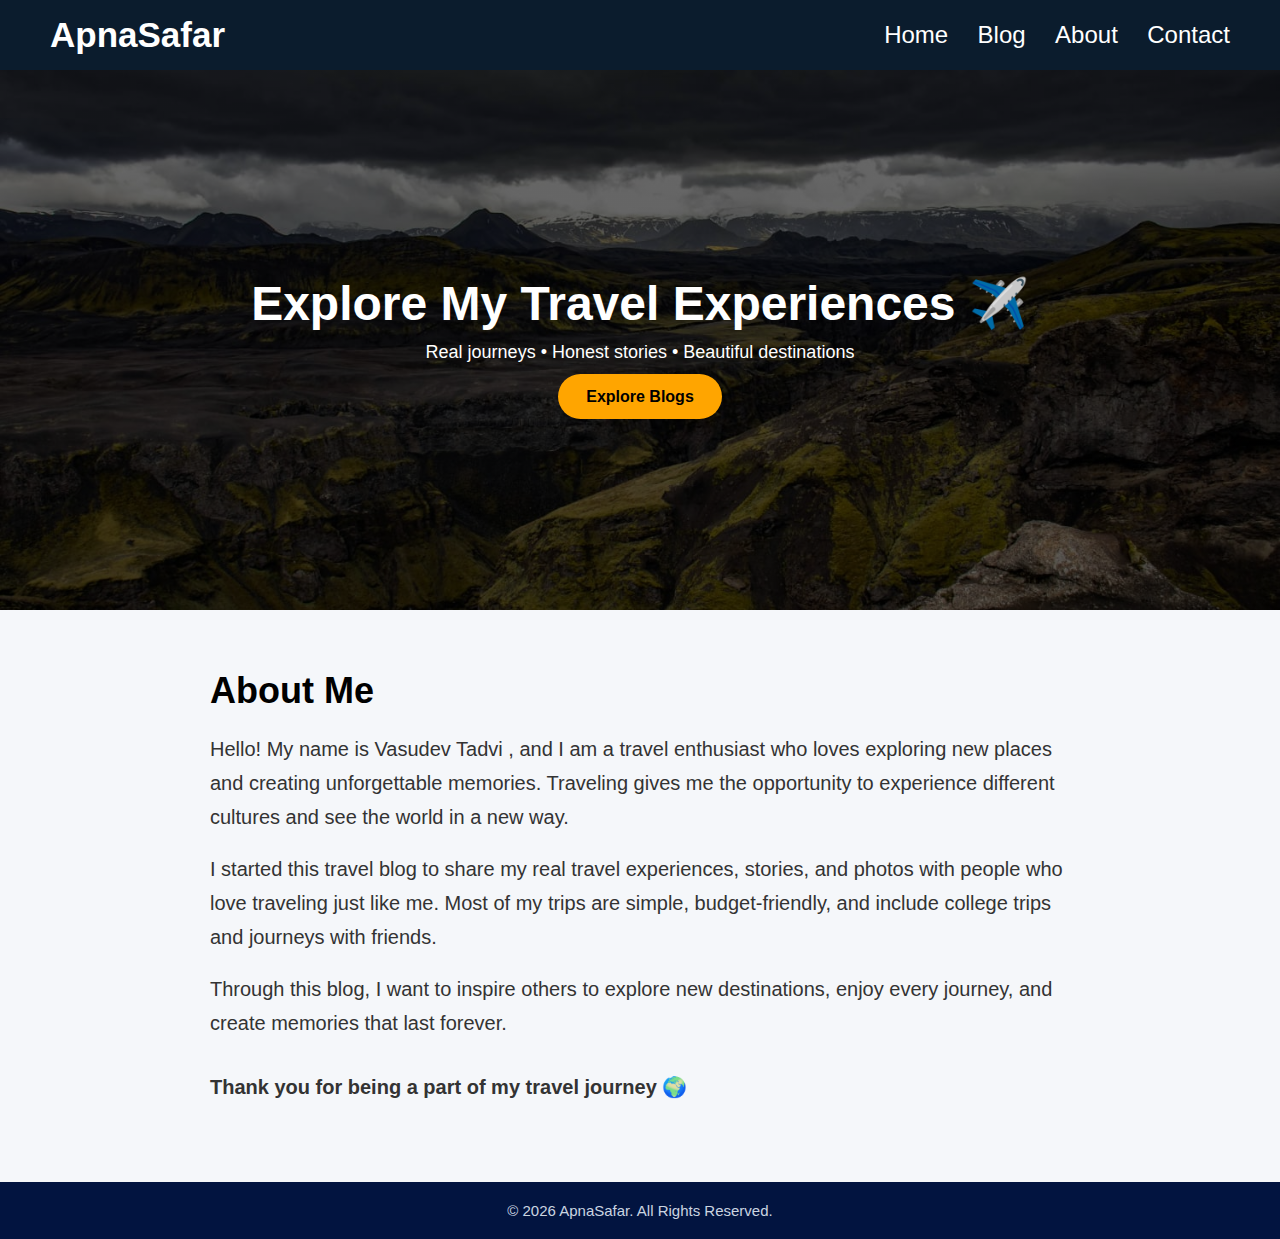
<file: about.html>
<!DOCTYPE html>
<html lang="en">

<head>
    <meta charset="UTF-8">
    <title>ApnaSafar</title>
    <meta name="viewport" content="width=device-width, initial-scale=1.0">
    <link rel="stylesheet" href="css/style.css">
</head>

<body>

    <!-- ================= NAVBAR ================= -->
    <header class="navbar">
        <div class="logo">ApnaSafar</div>
        <nav>
            <a href="index.html">Home</a>
            <a href="Blog.html">Blog</a>
            <a href="about.html">About</a>
            <a href="contact.html">Contact</a>
        </nav>
    </header>

    <!-- ================= HERO ================= -->
    <section class="hero">
        <div class="hero-content">
            <h1>Explore My Travel Experiences ✈️</h1>
            <p>Real journeys • Honest stories • Beautiful destinations</p>
            <a href="blog.html" class="btn">Explore Blogs</a>
        </div>
    </section>


    <!-- About Section -->
    <section class="about-container">
        <h1>About Me</h1>

        <p>
            Hello! My name is Vasudev Tadvi , and I am a travel enthusiast who loves exploring new places and creating unforgettable memories. Traveling gives me the opportunity to experience different cultures and see the world in a new way.
        </p>

        <p>
            I started this travel blog to share my real travel experiences, stories, and photos with people who love traveling just like me. Most of my trips are simple, budget-friendly, and include college trips and journeys with friends.
        </p>

        <p>
            Through this blog, I want to inspire others to explore new destinations, enjoy every journey, and create memories that last forever.
        </p>

        <p class="about-sign">
            Thank you for being a part of my travel journey 🌍
        </p>
    </section>



    <footer>
        © 2026 ApnaSafar. All Rights Reserved.
    </footer>
</file>
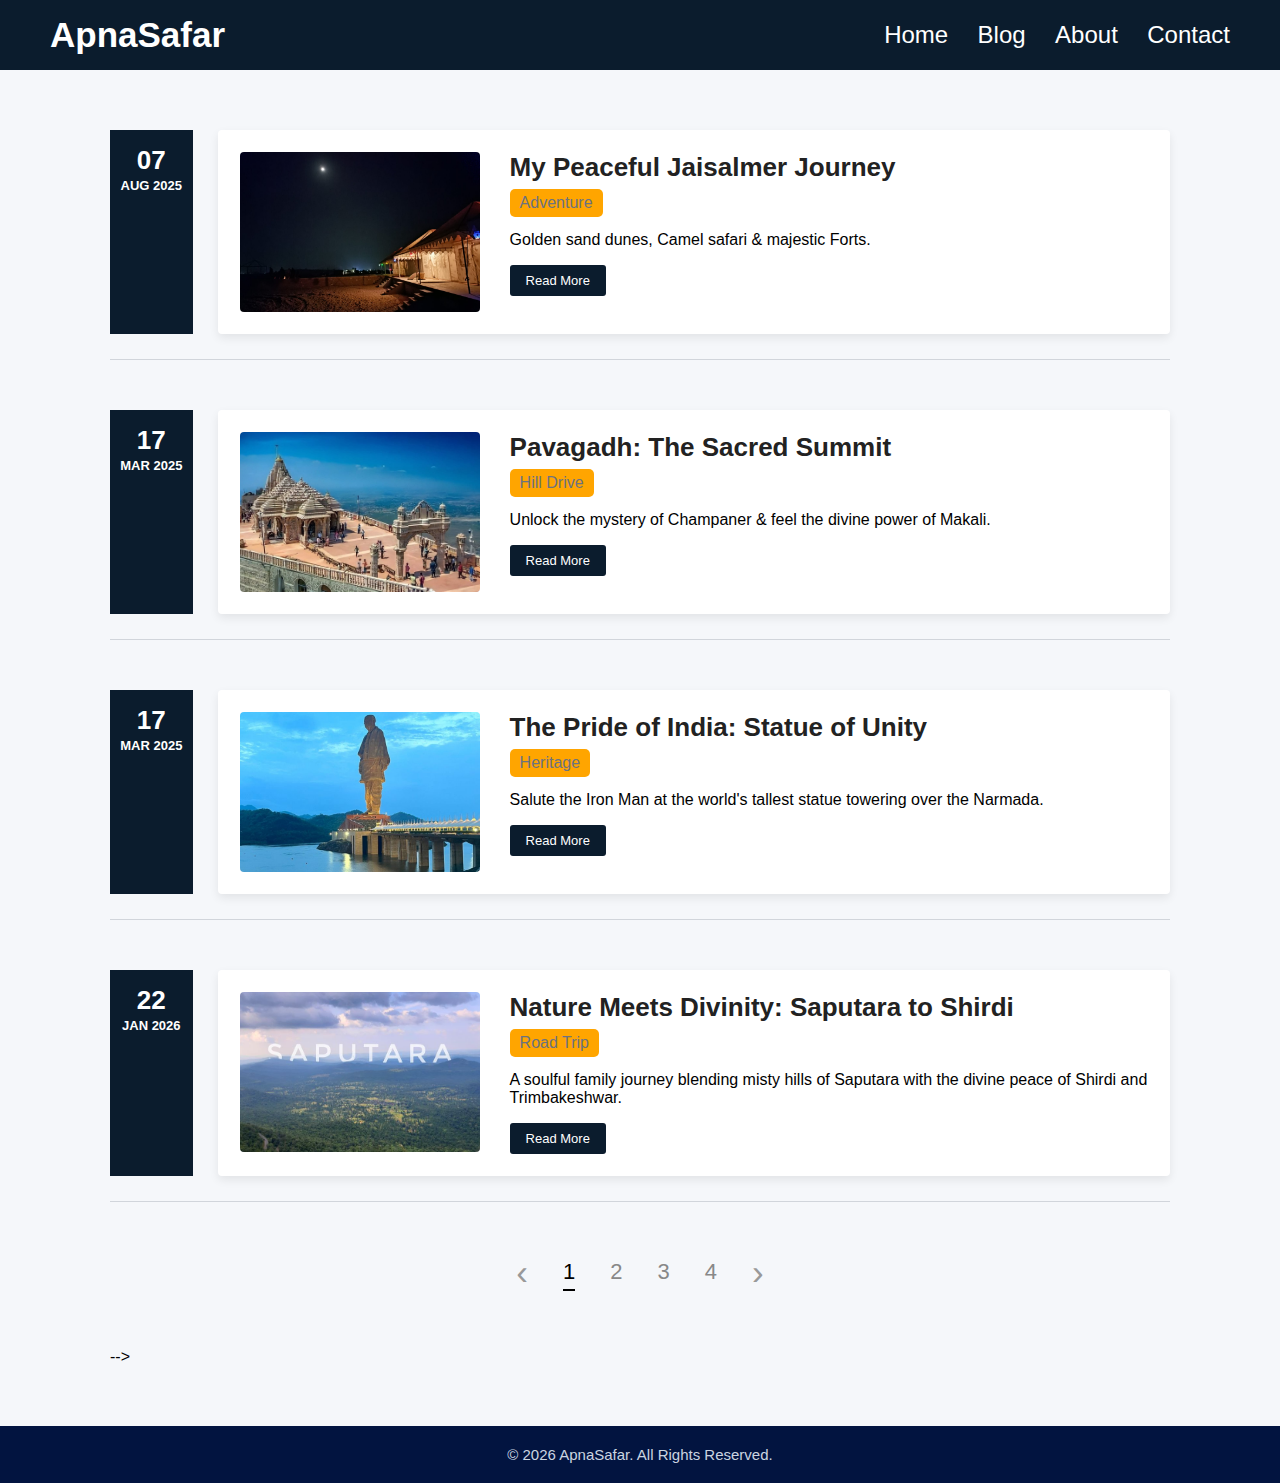
<file: Blog.html>
<!DOCTYPE html>
<html lang="en">

<head>
    <meta charset="UTF-8">
    <title>ApnaSafar</title>
    <meta name="viewport" content="width=device-width, initial-scale=1.0">
    <link rel="stylesheet" href="css/style.css">

        <!-- Google tag (gtag.js) -->
<script async src="https://www.googletagmanager.com/gtag/js?id=G-6Z5EPFY6H7"></script>
<script>
  window.dataLayer = window.dataLayer || [];
  function gtag(){dataLayer.push(arguments);}
  gtag('js', new Date());

  gtag('config', 'G-6Z5EPFY6H7');
</script>

</head>

<body>

    <!--  NAVBAR  -->
    <header class="navbar">
        <div class="logo">ApnaSafar</div>
        <nav>
            <a href="index.html">Home</a>
            <a href="Blog.html">Blog</a>
            <a href="about.html">About</a>
            <a href="contact.html">Contact</a>
        </nav>
    </header>

  



    <!--  BLOG LIST  -->


    <section class="blog-list">

        <!-- Blog Item 1 -->
        <div class="blog-item">
            <div class="blog-date">
                <span>07</span>
                <small>AUG 2025</small>
            </div>

            <div class="blog-content">

                <img src="img/jeshalmer.jpeg" alt="Blog Image">
                <div class="blog-text">
                    <h3>My Peaceful Jaisalmer Journey</h3>
                    <span class="tag">Adventure</span>
                    <p>Golden sand dunes, Camel safari & majestic Forts.</p>

                    <a href="Jaisalmer.html" class="read-btn">Read More</a>
                </div>
            </div>
        </div>

        <!-- Blog Item 2 -->
        <div class="blog-item">
            <div class="blog-date">
                <span>17</span>
                <small>MAR 2025</small>
            </div>

            <div class="blog-content">
                <img src="img/pavagadh.jpeg" alt="Blog Image">
                <div class="blog-text">
                    <h3>Pavagadh: The Sacred Summit</h3>
                    <span class="tag">Hill Drive</span>
                    <p>Unlock the mystery of Champaner & feel the divine power of Makali.</p>

                    <a href="pavagadh.html" class="read-btn">Read More</a>
                    </a>
                </div>
            </div>
        </div>

        <!-- Blog Item 3 -->
        <div class="blog-item">
            <div class="blog-date">
                <span>17</span>
                <small>MAR 2025</small>
            </div>

            <div class="blog-content">
                <img src="img/statue of unit.jpeg" alt="Blog Image">
                <div class="blog-text">
                    <h3>The Pride of India: Statue of Unity</h3>
                    <span class="tag">Heritage</span>
                    <p>Salute the Iron Man at the world's tallest statue towering over the Narmada.</p>
                    <a href="statue_of_unit.html" class="read-btn">Read More</a>
                </div>
            </div>
        </div>

        <!-- Blog Item 4 -->
    <div class="blog-item">
        <div class="blog-date">
            <span>22</span>
            <small>JAN 2026</small>
        </div>
    
        <div class="blog-content">
            <img src="img/saputara1.jpeg" alt="Saputara to Shirdi Road Trip">
            <div class="blog-text">
                <h3>Nature Meets Divinity: Saputara to Shirdi</h3>
                <span class="tag">Road Trip</span>
                <p>
                    A soulful family journey blending misty hills of Saputara with the divine peace of Shirdi and
                    Trimbakeshwar.
                </p>
                <a href="saputara.html" class="read-btn">Read More</a>
            </div>
        </div>
    </div>






<!-- <!--  CLEAN PAGINATION  -->
<div class="pagination-clean">
    <a href="#" class="arrow">‹</a>
    <a href="#" class="page active">1</a>
    <a href="#" class="page">2</a>
    <a href="#" class="page">3</a>
    <a href="#" class="page">4</a>
    <a href="#" class="arrow">›</a>
</div> -->




    </section>




    <footer>
        © 2026 ApnaSafar. All Rights Reserved.
    </footer>
</file>
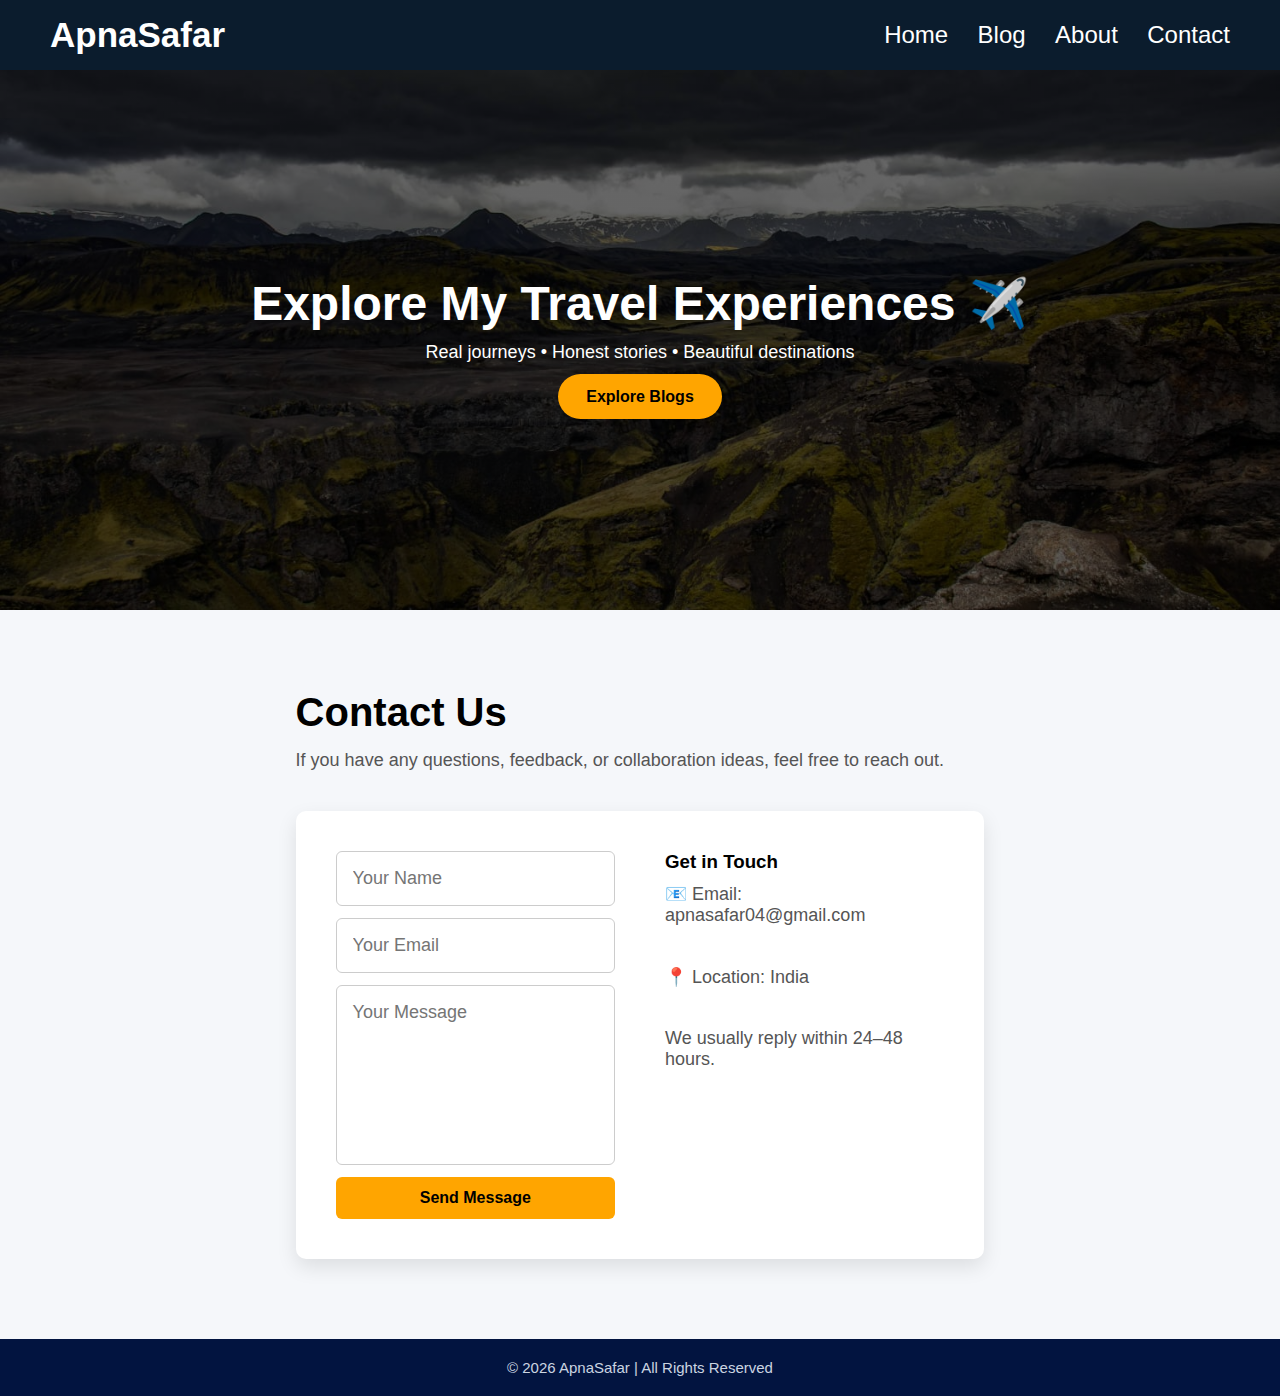
<file: contact.html>
<!DOCTYPE html>
<html lang="en">

<head>
    <meta charset="UTF-8">
    <title>ApnaSafar</title>
    <meta name="viewport" content="width=device-width, initial-scale=1.0">
    <link rel="stylesheet" href="css/style.css">
</head>

<body>

    <!-- ================= NAVBAR ================= -->
    <header class="navbar">
        <div class="logo">ApnaSafar</div>
        <nav>
            <a href="index.html">Home</a>
            <a href="Blog.html">Blog</a>
            <a href="about.html">About</a>
            <a href="contact.html">Contact</a>
        </nav>
    </header>



    <!-- ================= HERO ================= -->
    <section class="hero">
        <div class="hero-content">
            <h1>Explore My Travel Experiences ✈️</h1>
            <p>Real journeys • Honest stories • Beautiful destinations</p>
            <a href="Blog.html" class="btn">Explore Blogs</a>
        </div>
    </section>


    <!-- CONTACT SECTION -->
    <section class="contact">
        <h1>Contact Us</h1>
        <p>If you have any questions, feedback, or collaboration ideas, feel free to reach out.</p>

        <div class="contact-box">

            <!-- FORM -->
            <form>
                <input type="text" placeholder="Your Name" required>
                <input type="email" placeholder="Your Email" required>
                <textarea placeholder="Your Message" required></textarea>
                <button type="submit">Send Message</button>
            </form>

            <!-- INFO -->
            <div class="contact-info">
                <h3>Get in Touch</h3>
                <p>📧 Email: apnasafar04@gmail.com</p>
                <p>📍 Location: India</p>
                <p>We usually reply within 24–48 hours.</p>
            </div>

        </div>
    </section>

    <!-- FOOTER -->
    <footer>
        <p>© 2026 ApnaSafar | All Rights Reserved</p>

    </footer>
</file>
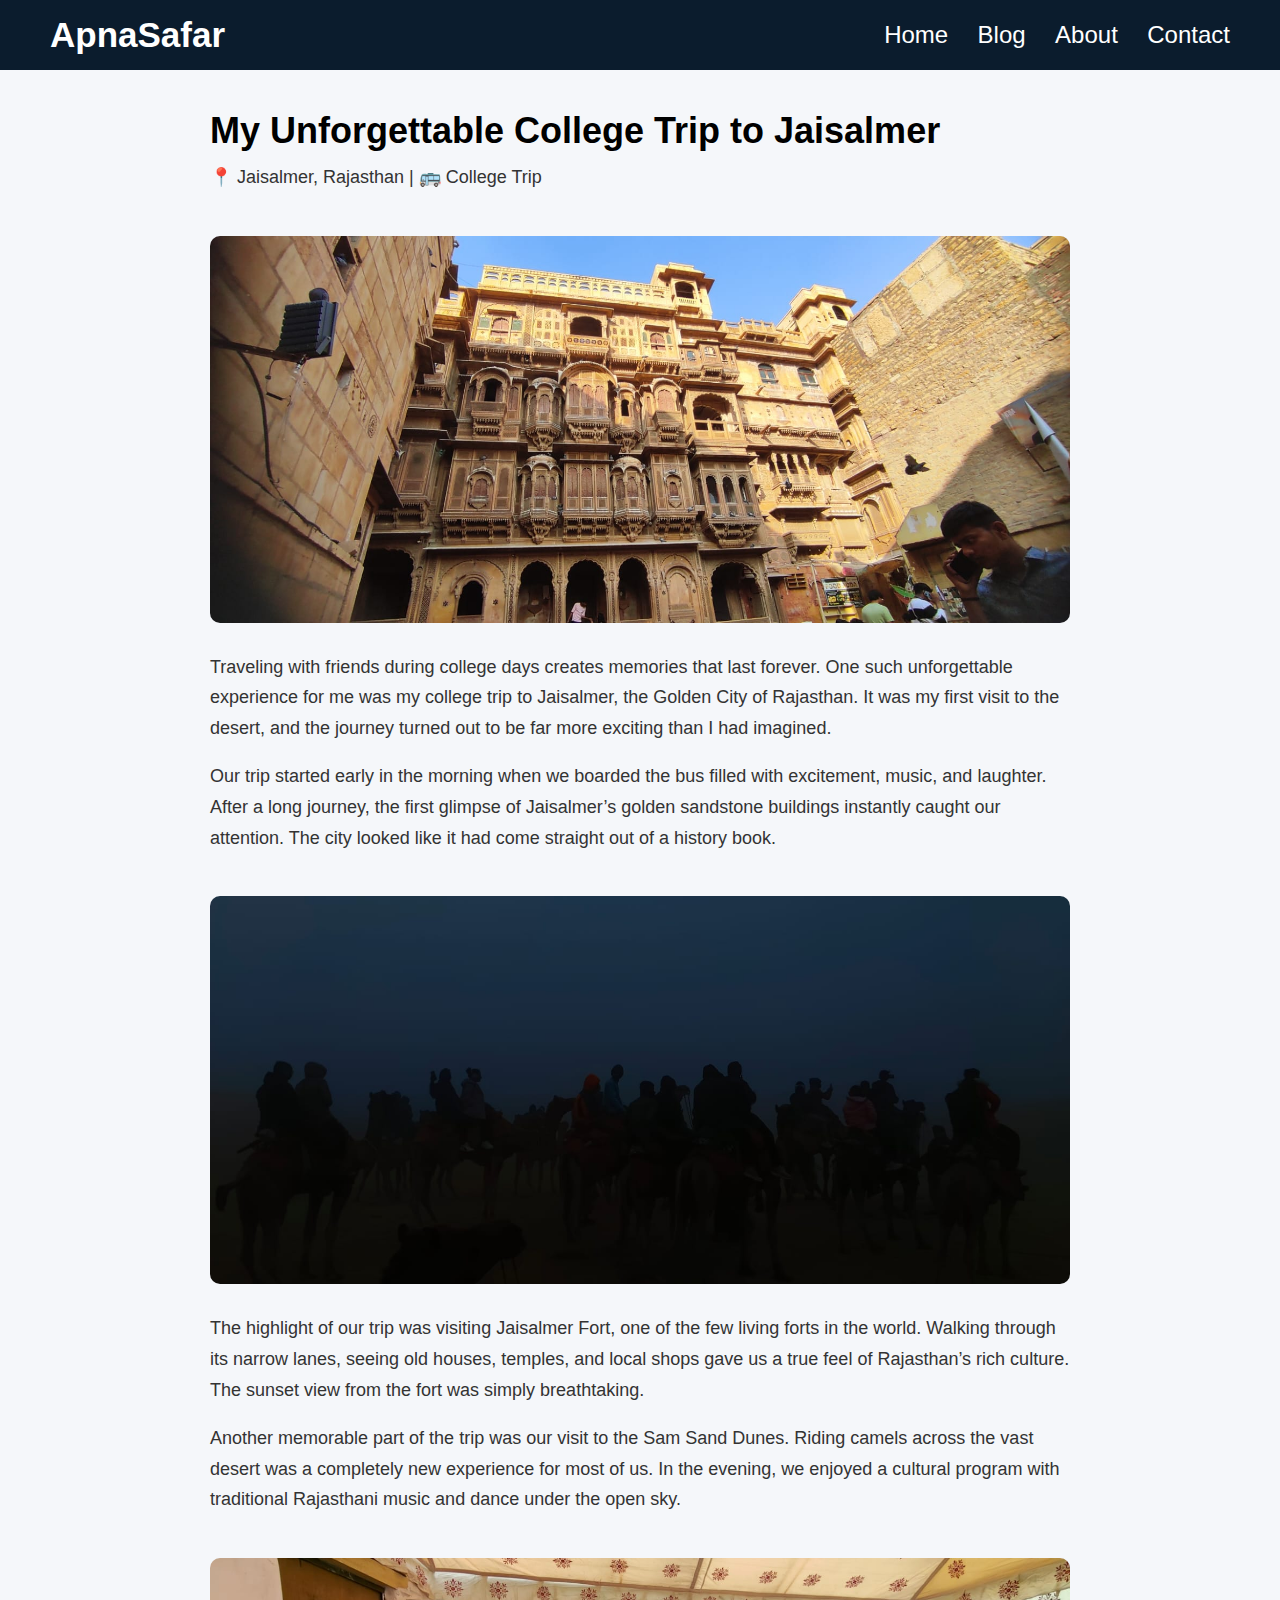
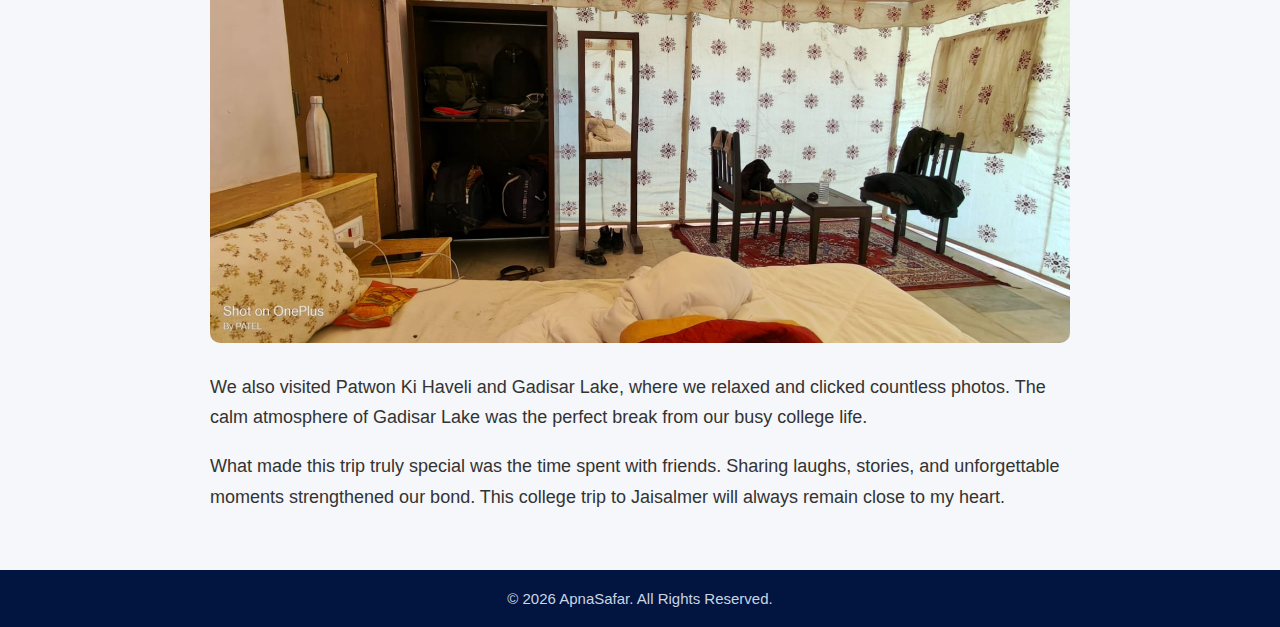
<file: Jaisalmer.html>
<!DOCTYPE html>
<html lang="en">

<head>
    <meta charset="UTF-8">
    <title>ApnaSafar</title>
    <meta name="viewport" content="width=device-width, initial-scale=1.0">
    <link rel="stylesheet" href="css/style.css">
</head>

<body>


    <!-- ================= NAVBAR ================= -->
    <header class="navbar">
        <div class="logo">ApnaSafar</div>
        <nav>
            <a href="index.html">Home</a>
            <a href="Blog.html">Blog</a>
            <a href="about.html">About</a>
            <a href="contact.html">Contact</a>
        </nav>
    </header>
    <!-- Blog Section -->
    <section class="blog-container">

        <h1>My Unforgettable College Trip to Jaisalmer</h1>
        <p class="blog-meta">📍 Jaisalmer, Rajasthan | 🚌 College Trip</p>

        <img src="img/a.jpeg" alt="College Trip to Jaisalmer">

        <p>
            Traveling with friends during college days creates memories that last forever. One such unforgettable experience for me was my college trip to Jaisalmer, the Golden City of Rajasthan. It was my first visit to the desert, and the journey turned out to
            be far more exciting than I had imagined.
        </p>

        <p>
            Our trip started early in the morning when we boarded the bus filled with excitement, music, and laughter. After a long journey, the first glimpse of Jaisalmer’s golden sandstone buildings instantly caught our attention. The city looked like it had come
            straight out of a history book.
        </p>

        <img src="img/ab.jpeg" alt="Jaisalmer Fort">

        <p>
            The highlight of our trip was visiting Jaisalmer Fort, one of the few living forts in the world. Walking through its narrow lanes, seeing old houses, temples, and local shops gave us a true feel of Rajasthan’s rich culture. The sunset view from the fort
            was simply breathtaking.
        </p>

        <p>
            Another memorable part of the trip was our visit to the Sam Sand Dunes. Riding camels across the vast desert was a completely new experience for most of us. In the evening, we enjoyed a cultural program with traditional Rajasthani music and dance under
            the open sky.
        </p>

        <img src="img/As.jpeg" alt="Sam Sand Dunes Jaisalmer">

        <p>
            We also visited Patwon Ki Haveli and Gadisar Lake, where we relaxed and clicked countless photos. The calm atmosphere of Gadisar Lake was the perfect break from our busy college life.
        </p>

        <p>
            What made this trip truly special was the time spent with friends. Sharing laughs, stories, and unforgettable moments strengthened our bond. This college trip to Jaisalmer will always remain close to my heart.
        </p>

    </section>








    <footer>
        © 2026 ApnaSafar. All Rights Reserved.
    </footer>
</file>
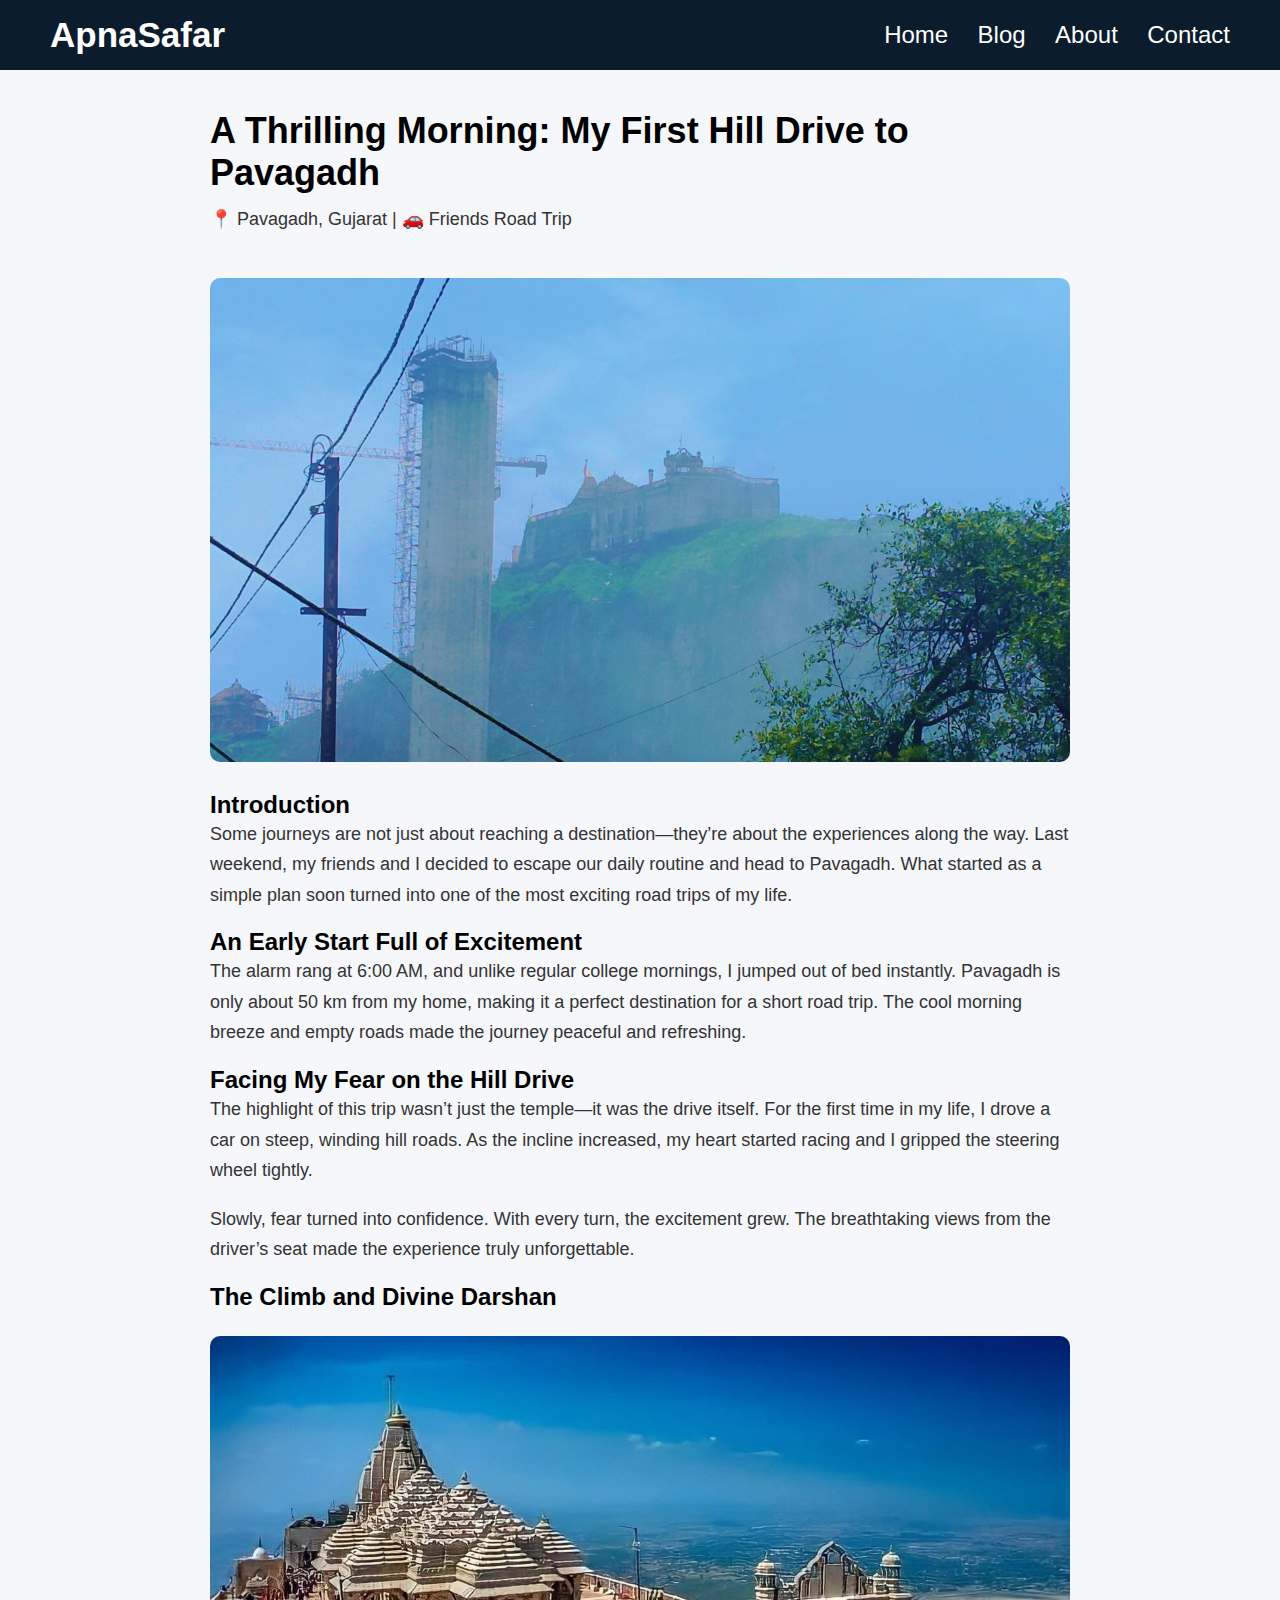
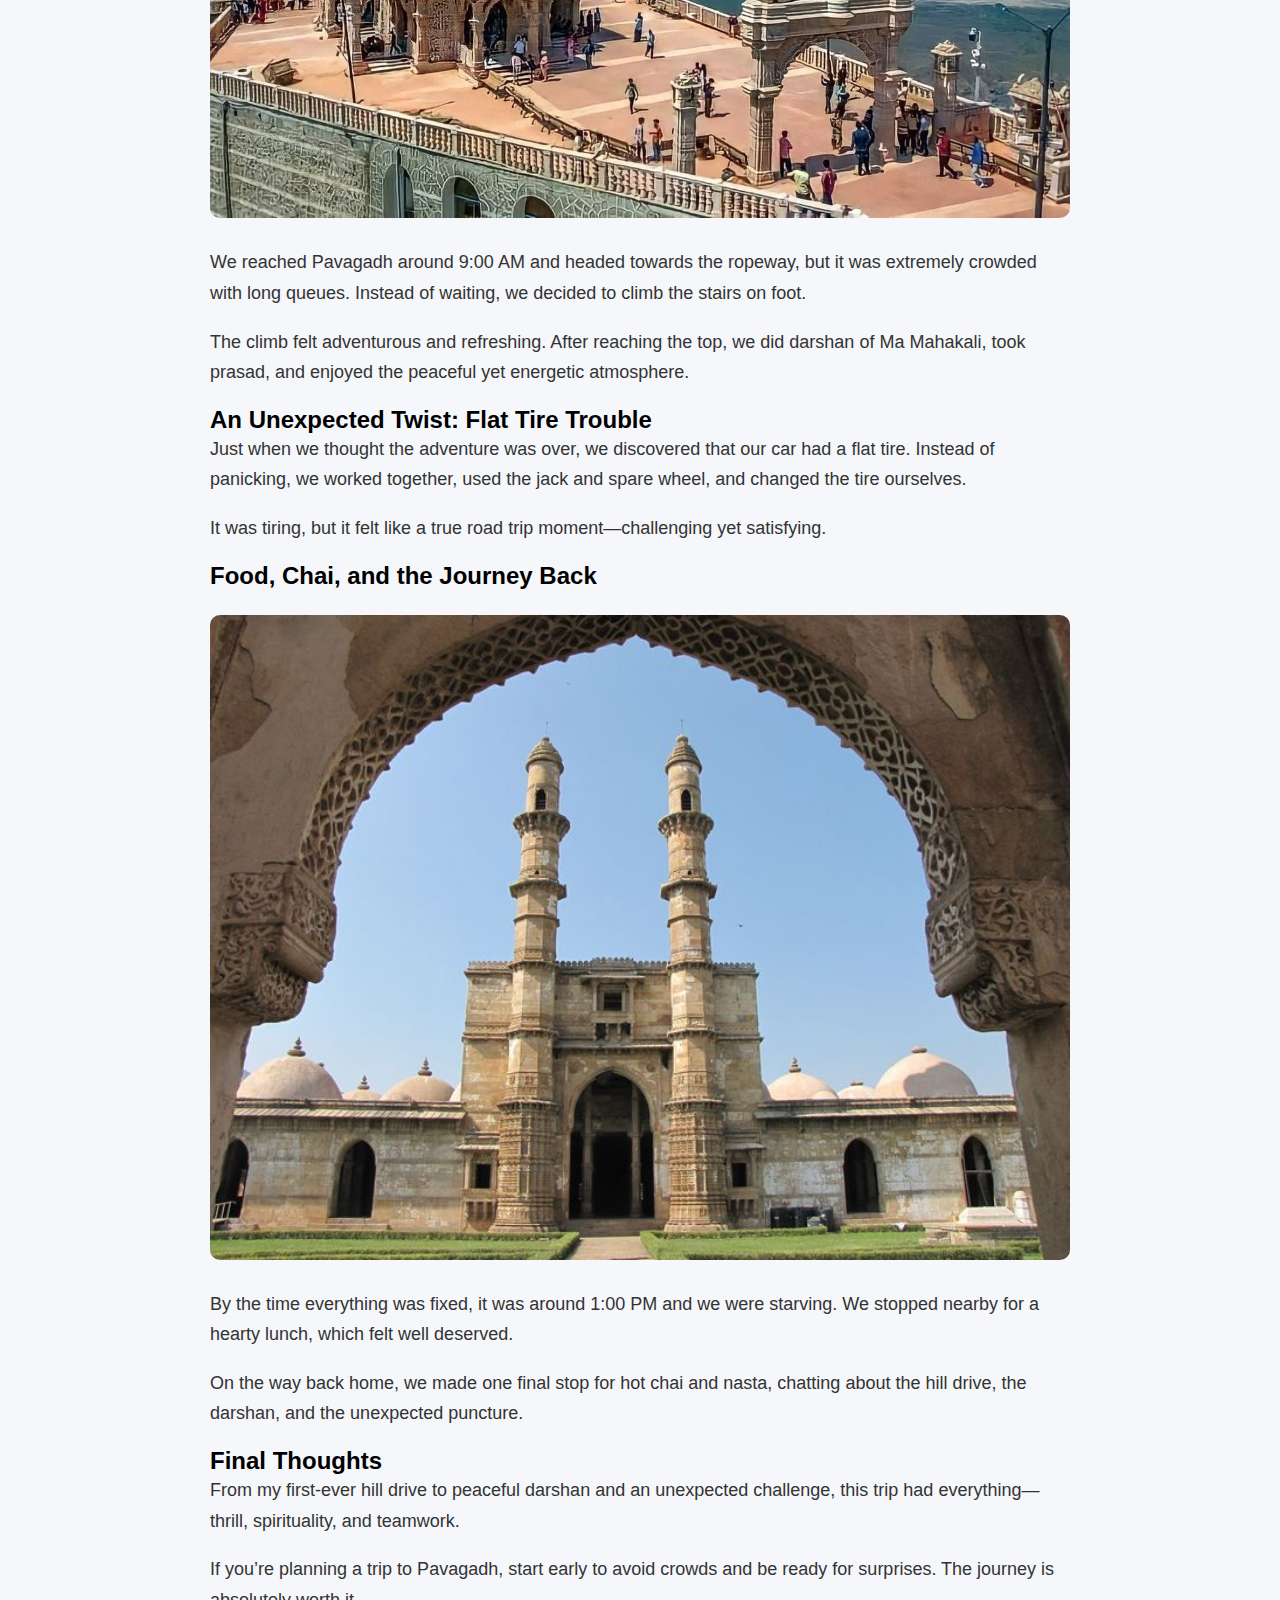
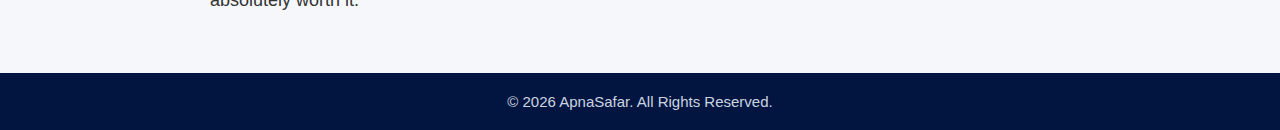
<file: pavagadh.html>
<!DOCTYPE html>
<html lang="en">

<head>
    <meta charset="UTF-8">
    <title>ApnaSafar</title>
    <meta name="viewport" content="width=device-width, initial-scale=1.0">
    <link rel="stylesheet" href="css/style.css">
</head>

<body>

    <!-- ================= NAVBAR ================= -->
    <header class="navbar">
        <div class="logo">ApnaSafar</div>
        <nav>
            <a href="index.html">Home</a>
            <a href="Blog.html">Blog</a>
            <a href="about.html">About</a>
            <a href="contact.html">Contact</a>
        </nav>
    </header>

    <!-- ================= BLOG SECTION ================= -->
    <section class="blog-container">

        <h1>A Thrilling Morning: My First Hill Drive to Pavagadh</h1>
        <p class="blog-meta">📍 Pavagadh, Gujarat | 🚗 Friends Road Trip</p>

        <!-- MAIN IMAGE -->
        <img src="img/pavagadhhill.jpeg" alt="Pavagadh Hill Road View">
        <!-- ↑ apni image ka name yaha change kar sakte ho -->

        <h2>Introduction</h2>
        <p>
            Some journeys are not just about reaching a destination—they’re about the experiences along the way. Last weekend, my friends and I decided to escape our daily routine and head to Pavagadh. What started as a simple plan soon turned into one of the most
            exciting road trips of my life.
        </p>

        <h2>An Early Start Full of Excitement</h2>
        <p>
            The alarm rang at 6:00 AM, and unlike regular college mornings, I jumped out of bed instantly. Pavagadh is only about 50 km from my home, making it a perfect destination for a short road trip. The cool morning breeze and empty roads made the journey peaceful
            and refreshing.
        </p>

        <h2>Facing My Fear on the Hill Drive</h2>
        <p>
            The highlight of this trip wasn’t just the temple—it was the drive itself. For the first time in my life, I drove a car on steep, winding hill roads. As the incline increased, my heart started racing and I gripped the steering wheel tightly.
        </p>
        <p>
            Slowly, fear turned into confidence. With every turn, the excitement grew. The breathtaking views from the driver’s seat made the experience truly unforgettable.
        </p>

        <h2>The Climb and Divine Darshan</h2>
        <img src="img/pavagadh.jpeg" alt="Mahakali Temple Pavagadh">
        <p>
            We reached Pavagadh around 9:00 AM and headed towards the ropeway, but it was extremely crowded with long queues. Instead of waiting, we decided to climb the stairs on foot.
        </p>
        <p>
            The climb felt adventurous and refreshing. After reaching the top, we did darshan of Ma Mahakali, took prasad, and enjoyed the peaceful yet energetic atmosphere.
        </p>

        <h2>An Unexpected Twist: Flat Tire Trouble</h2>
        <p>
            Just when we thought the adventure was over, we discovered that our car had a flat tire. Instead of panicking, we worked together, used the jack and spare wheel, and changed the tire ourselves.
        </p>
        <p>
            It was tiring, but it felt like a true road trip moment—challenging yet satisfying.
        </p>

        <h2>Food, Chai, and the Journey Back</h2>

        <img src="img/park.jpeg" alt="Champaner Pavagadh Archaeological Park">

        <p>
            By the time everything was fixed, it was around 1:00 PM and we were starving. We stopped nearby for a hearty lunch, which felt well deserved.
        </p>

        <p>
            On the way back home, we made one final stop for hot chai and nasta, chatting about the hill drive, the darshan, and the unexpected puncture.
        </p>

        <h2>Final Thoughts</h2>
        <p>
            From my first-ever hill drive to peaceful darshan and an unexpected challenge, this trip had everything—thrill, spirituality, and teamwork.
        </p>
        <p>
            If you’re planning a trip to Pavagadh, start early to avoid crowds and be ready for surprises. The journey is absolutely worth it.
        </p>

    </section>

    <!-- ================= FOOTER ================= -->
    <footer>
        © 2026 ApnaSafar. All Rights Reserved.
    </footer>

</body>

</html>
</file>
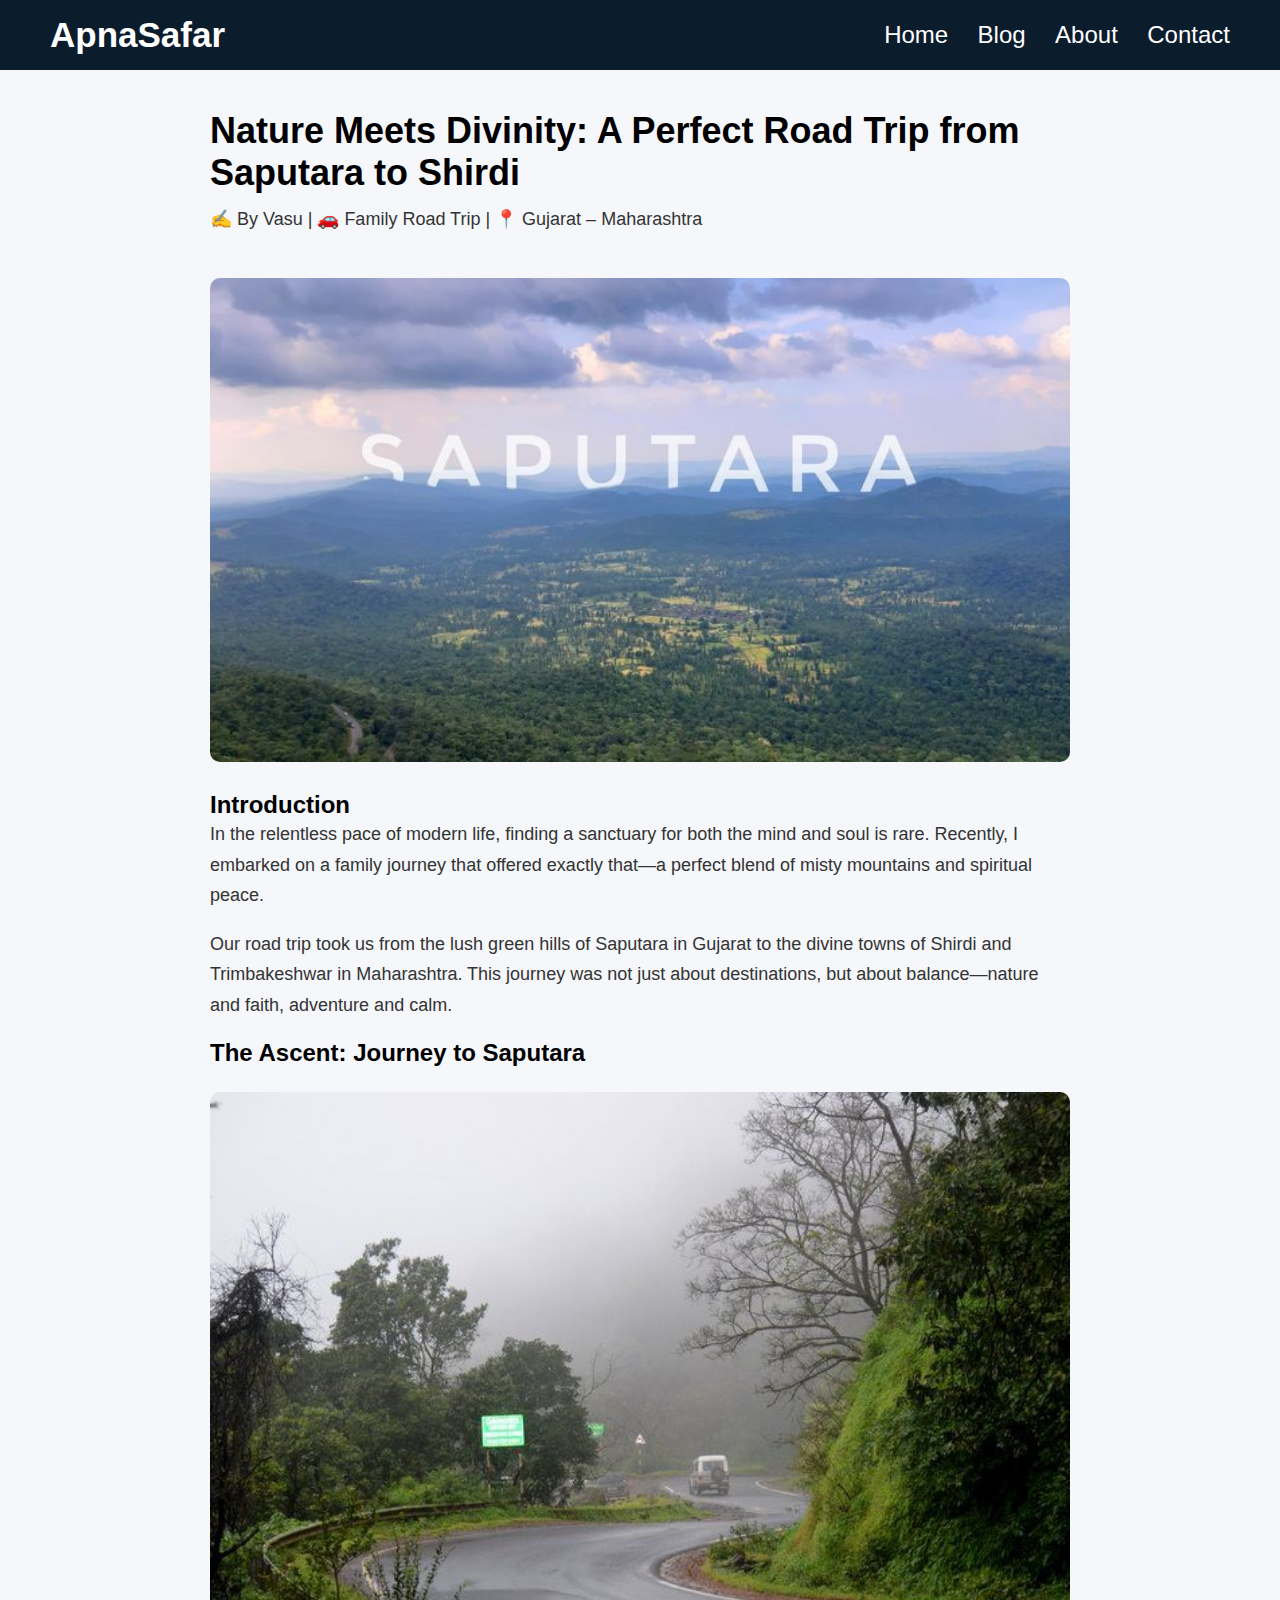
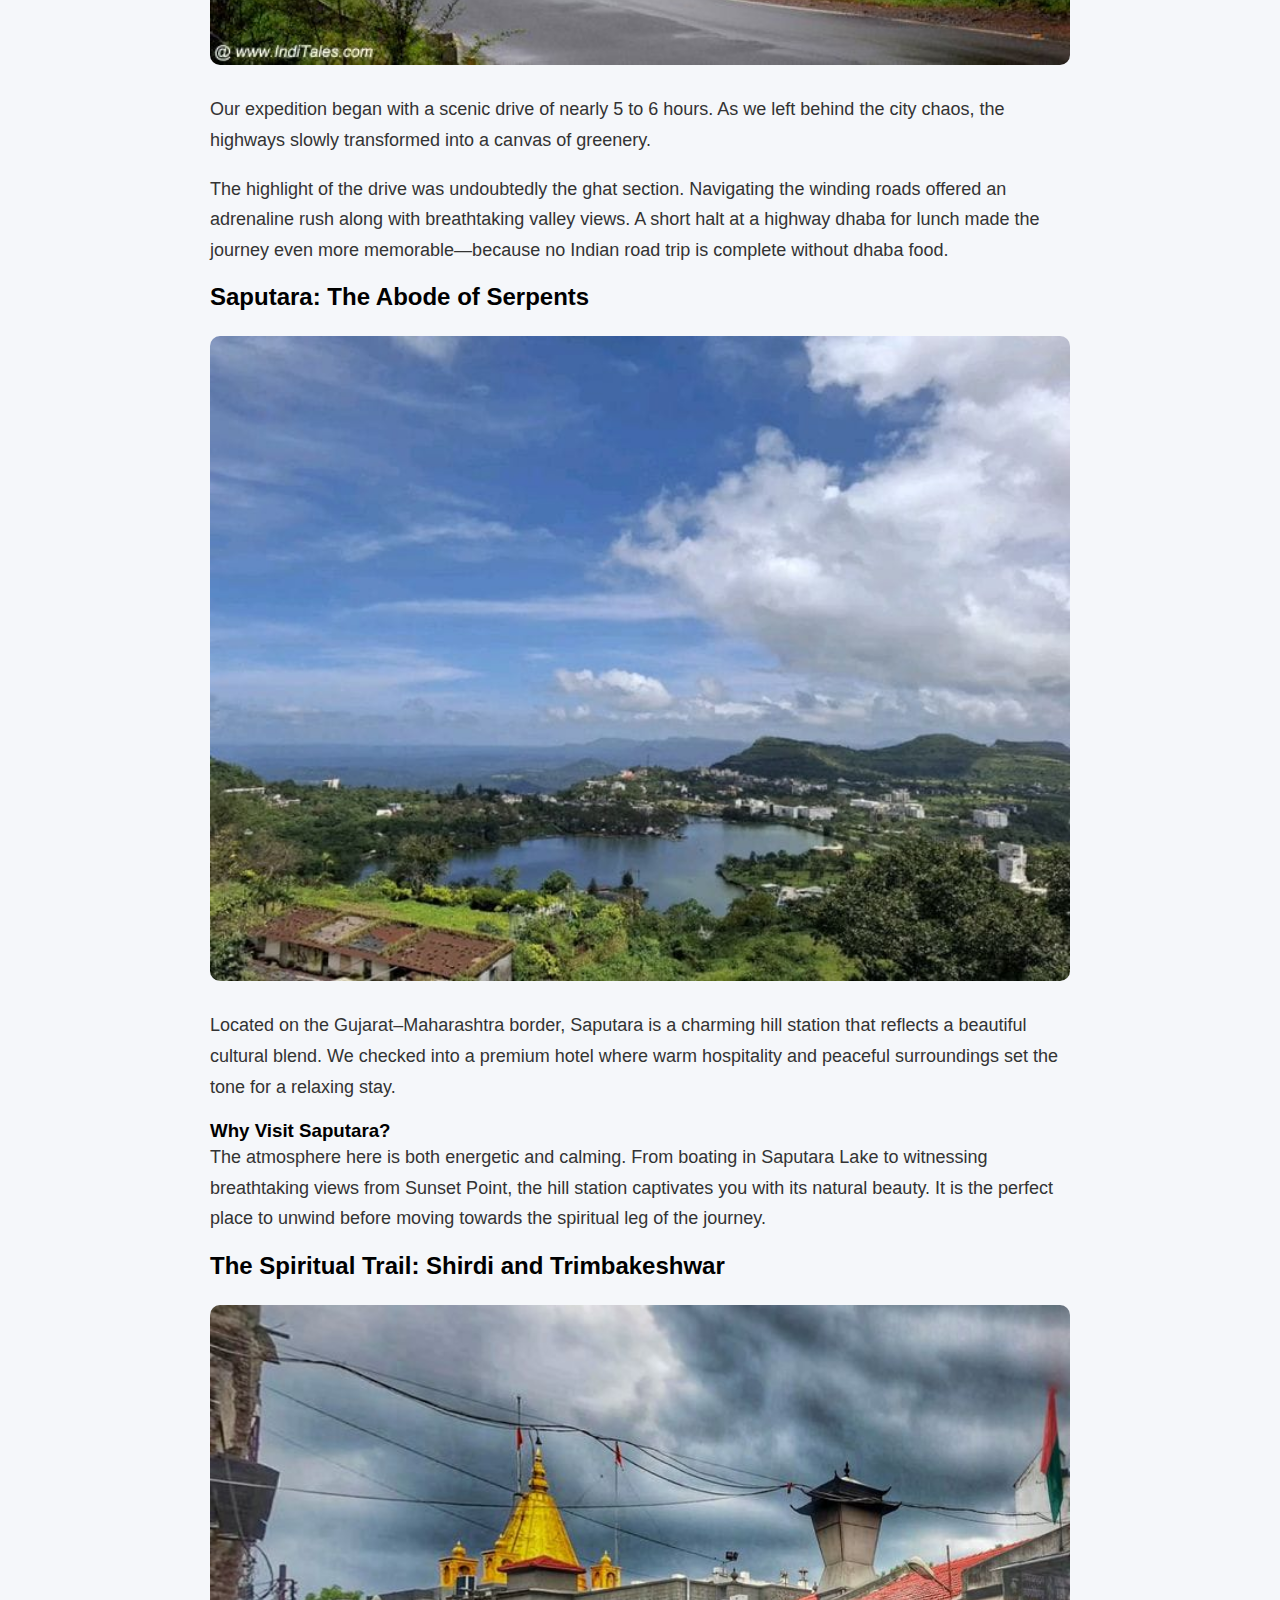
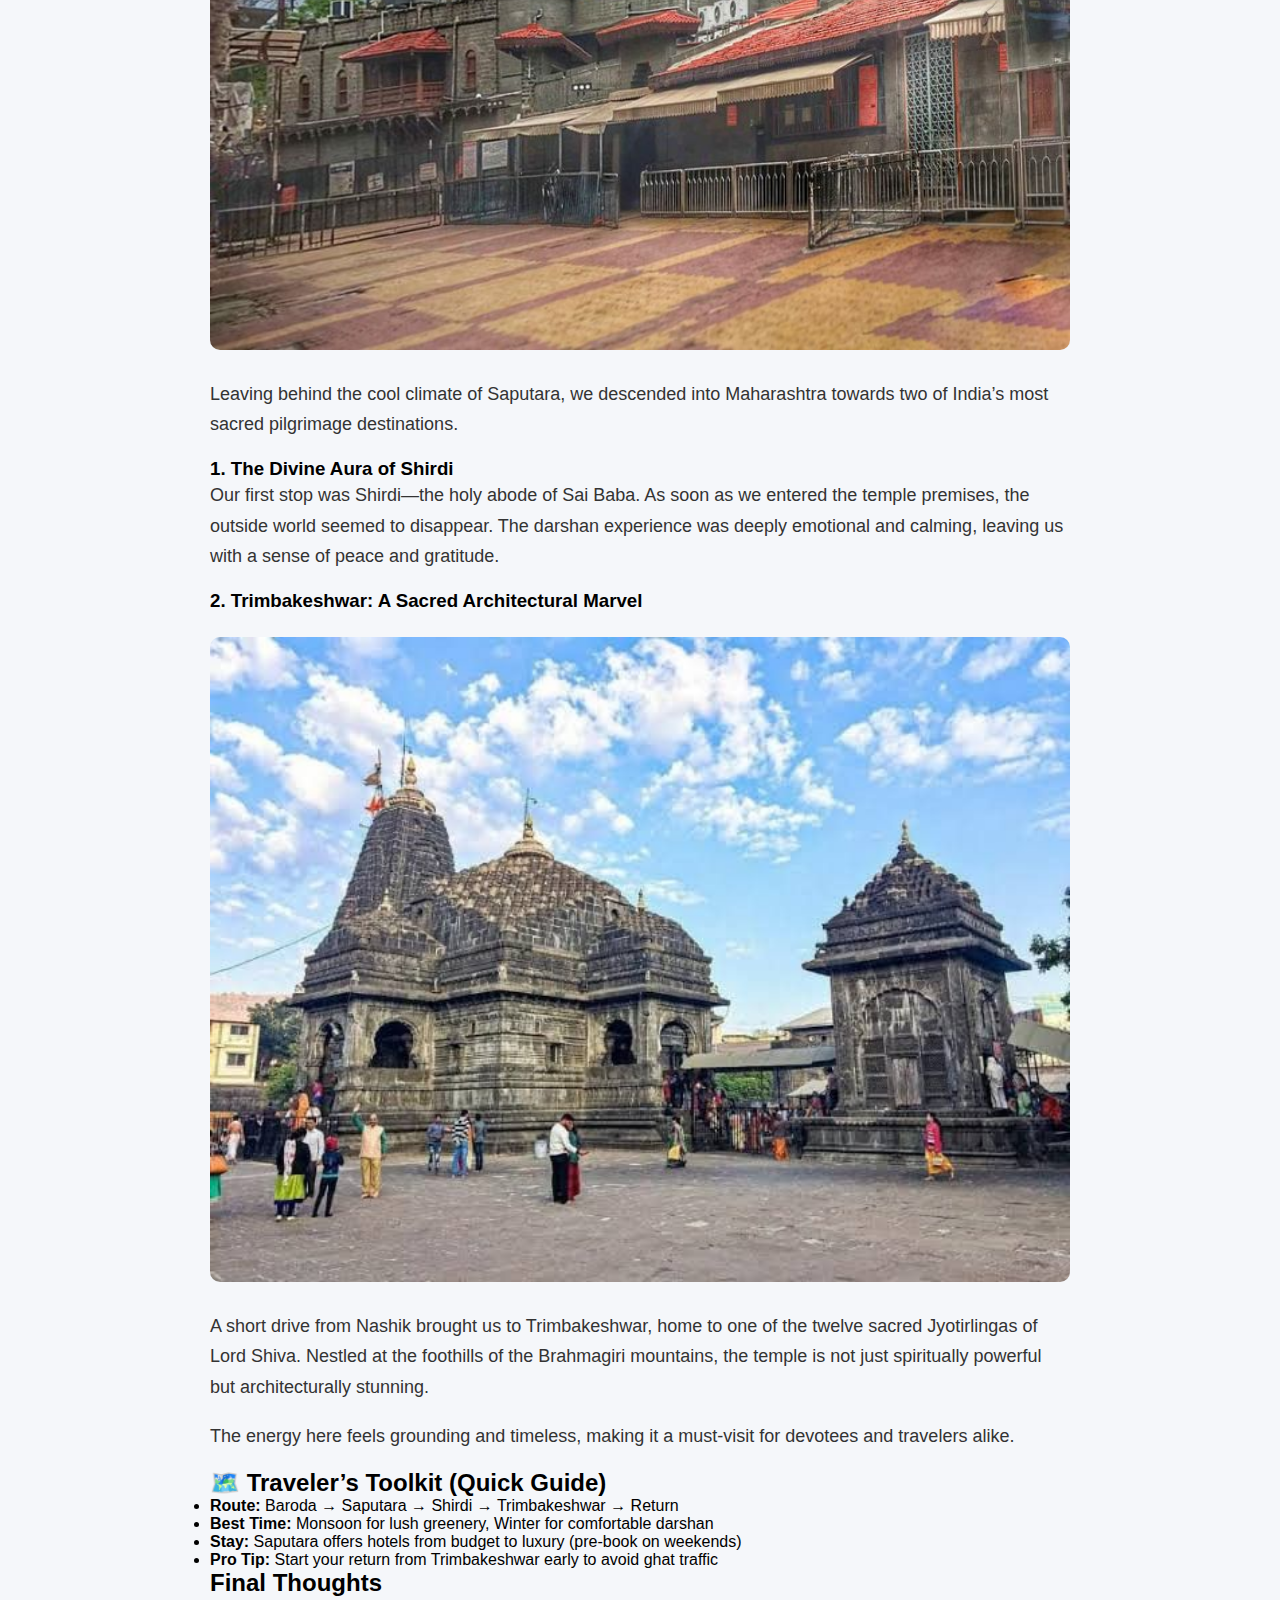
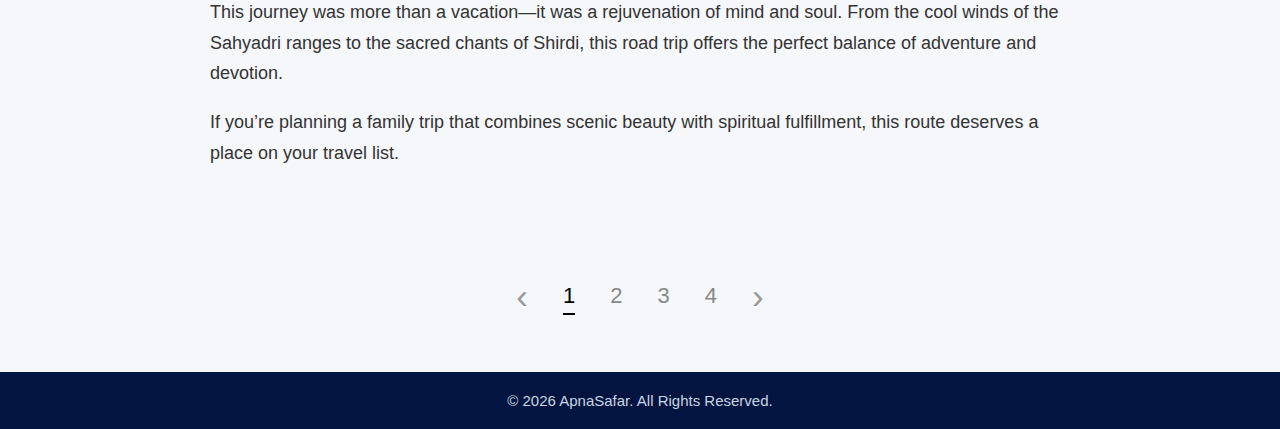
<file: saputara.html>
<!DOCTYPE html>
<html lang="en">

<head>
    <meta charset="UTF-8">
    <title>Nature Meets Divinity: Saputara to Shirdi Road Trip | ApnaSafar</title>
    <meta name="viewport" content="width=device-width, initial-scale=1.0">
    <link rel="stylesheet" href="css/style.css">
</head>

<body>

    <!--  NAVBAR  -->
    <header class="navbar">
        <div class="logo">ApnaSafar</div>
        <nav>
            <a href="index.html">Home</a>
            <a href="Blog.html">Blog</a>
            <a href="about.html">About</a>
            <a href="contact.html">Contact</a>
        </nav>
    </header>

    <!--  BLOG SECTION  -->
    <section class="blog-container">

        <h1>Nature Meets Divinity: A Perfect Road Trip from Saputara to Shirdi</h1>
        <p class="blog-meta">✍️ By Vasu | 🚗 Family Road Trip | 📍 Gujarat – Maharashtra</p>

        <!-- MAIN IMAGE -->
        <img src="img/saputara1.jpeg" alt="Saputara Hill Road View">

        <h2>Introduction</h2>
        <p>
            In the relentless pace of modern life, finding a sanctuary for both the mind and soul is rare.
            Recently, I embarked on a family journey that offered exactly that—a perfect blend of misty mountains
            and spiritual peace.
        </p>
        <p>
            Our road trip took us from the lush green hills of Saputara in Gujarat to the divine towns of
            Shirdi and Trimbakeshwar in Maharashtra. This journey was not just about destinations,
            but about balance—nature and faith, adventure and calm.
        </p>

        <h2>The Ascent: Journey to Saputara</h2>
        <img src="img/saputararode.jpeg" alt="Saputara Ghat Road">
        <p>
            Our expedition began with a scenic drive of nearly 5 to 6 hours.
            As we left behind the city chaos, the highways slowly transformed into a canvas of greenery.
        </p>
        <p>
            The highlight of the drive was undoubtedly the ghat section.
            Navigating the winding roads offered an adrenaline rush along with breathtaking valley views.
            A short halt at a highway dhaba for lunch made the journey even more memorable—because
            no Indian road trip is complete without dhaba food.
        </p>

        <h2>Saputara: The Abode of Serpents</h2>
        <img src="img/saputaralake.jpeg" alt="Saputara Lake">
        <p>
            Located on the Gujarat–Maharashtra border, Saputara is a charming hill station
            that reflects a beautiful cultural blend.
            We checked into a premium hotel where warm hospitality and peaceful surroundings
            set the tone for a relaxing stay.
        </p>

        <h3>Why Visit Saputara?</h3>
        <p>
            The atmosphere here is both energetic and calming.
            From boating in Saputara Lake to witnessing breathtaking views from Sunset Point,
            the hill station captivates you with its natural beauty.
            It is the perfect place to unwind before moving towards the spiritual leg of the journey.
        </p>

        <h2>The Spiritual Trail: Shirdi and Trimbakeshwar</h2>
        <img src="img/shirdi sai baba.jpeg" alt="Shirdi Sai Baba Temple">
        <p>
            Leaving behind the cool climate of Saputara, we descended into Maharashtra
            towards two of India’s most sacred pilgrimage destinations.
        </p>

        <h3>1. The Divine Aura of Shirdi</h3>
        <p>
            Our first stop was Shirdi—the holy abode of Sai Baba.
            As soon as we entered the temple premises, the outside world seemed to disappear.
            The darshan experience was deeply emotional and calming,
            leaving us with a sense of peace and gratitude.
        </p>

        <h3>2. Trimbakeshwar: A Sacred Architectural Marvel</h3>
        <img src="img/trimbakeshwar.jpeg" alt="Trimbakeshwar Jyotirlinga Temple">
        <p>
            A short drive from Nashik brought us to Trimbakeshwar,
            home to one of the twelve sacred Jyotirlingas of Lord Shiva.
            Nestled at the foothills of the Brahmagiri mountains,
            the temple is not just spiritually powerful but architecturally stunning.
        </p>
        <p>
            The energy here feels grounding and timeless,
            making it a must-visit for devotees and travelers alike.
        </p>

        <h2>🗺️ Traveler’s Toolkit (Quick Guide)</h2>
        <ul>
            <li><strong>Route:</strong> Baroda → Saputara → Shirdi → Trimbakeshwar → Return</li>
            <li><strong>Best Time:</strong> Monsoon for lush greenery, Winter for comfortable darshan</li>
            <li><strong>Stay:</strong> Saputara offers hotels from budget to luxury (pre-book on weekends)</li>
            <li><strong>Pro Tip:</strong> Start your return from Trimbakeshwar early to avoid ghat traffic</li>
        </ul>

        <h2>Final Thoughts</h2>
        <p>
            This journey was more than a vacation—it was a rejuvenation of mind and soul.
            From the cool winds of the Sahyadri ranges to the sacred chants of Shirdi,
            this road trip offers the perfect balance of adventure and devotion.
        </p>
        <p>
            If you’re planning a family trip that combines scenic beauty with spiritual fulfillment,
            this route deserves a place on your travel list.
        </p>

    </section>

<!--  CLEAN PAGINATION  -->
<div class="pagination-clean">
    <a href="statue_of_unit.html" class="arrow">‹</a>
    <a href="pavagadh.html" class="page active">1</a>
    <a href="statue_of_unit.html" class="page">2</a>
    <a href="saputara.html" class="page">3</a>
    <a href="#" class="page">4</a>
    <a href="Jaisalmer.html" class="arrow">›</a>
</div>


    <!-- FOOTER  -->
    <footer>
        © 2026 ApnaSafar. All Rights Reserved.
    </footer>

</body>

</html>
</file>
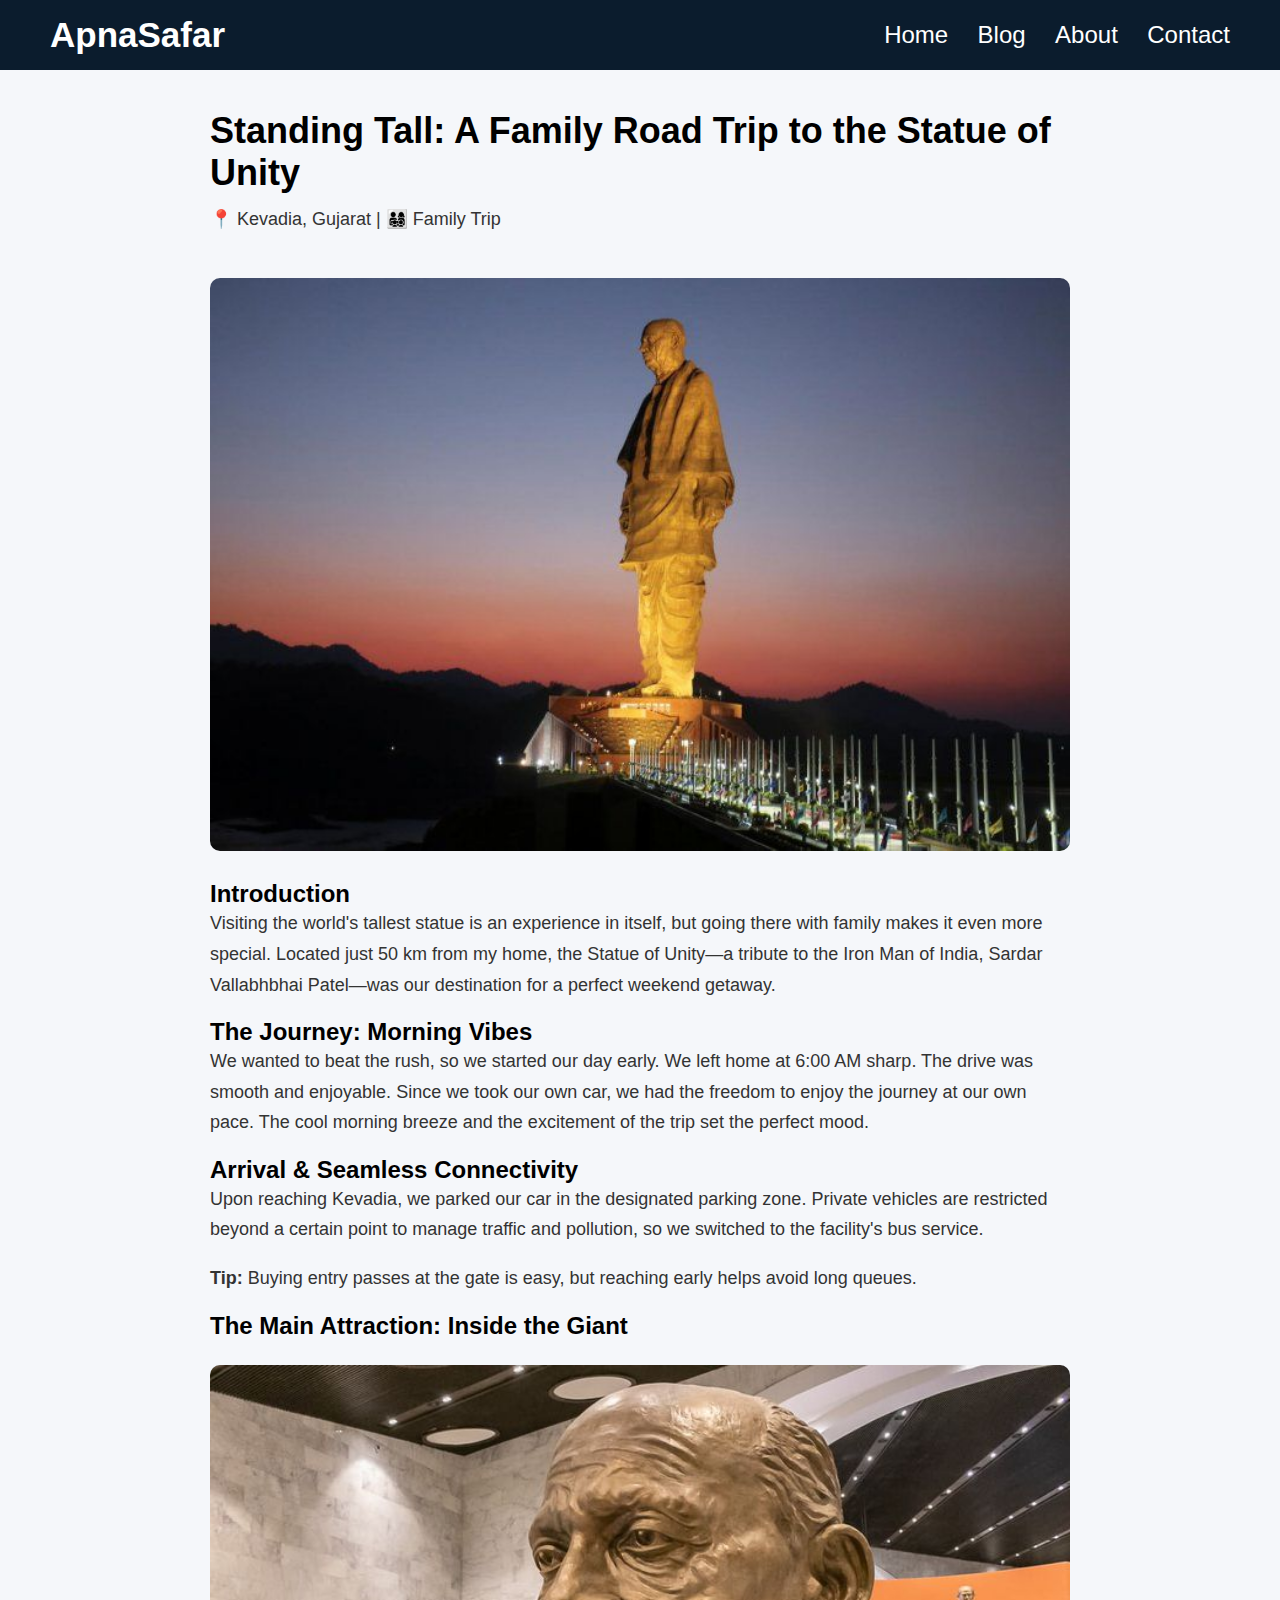
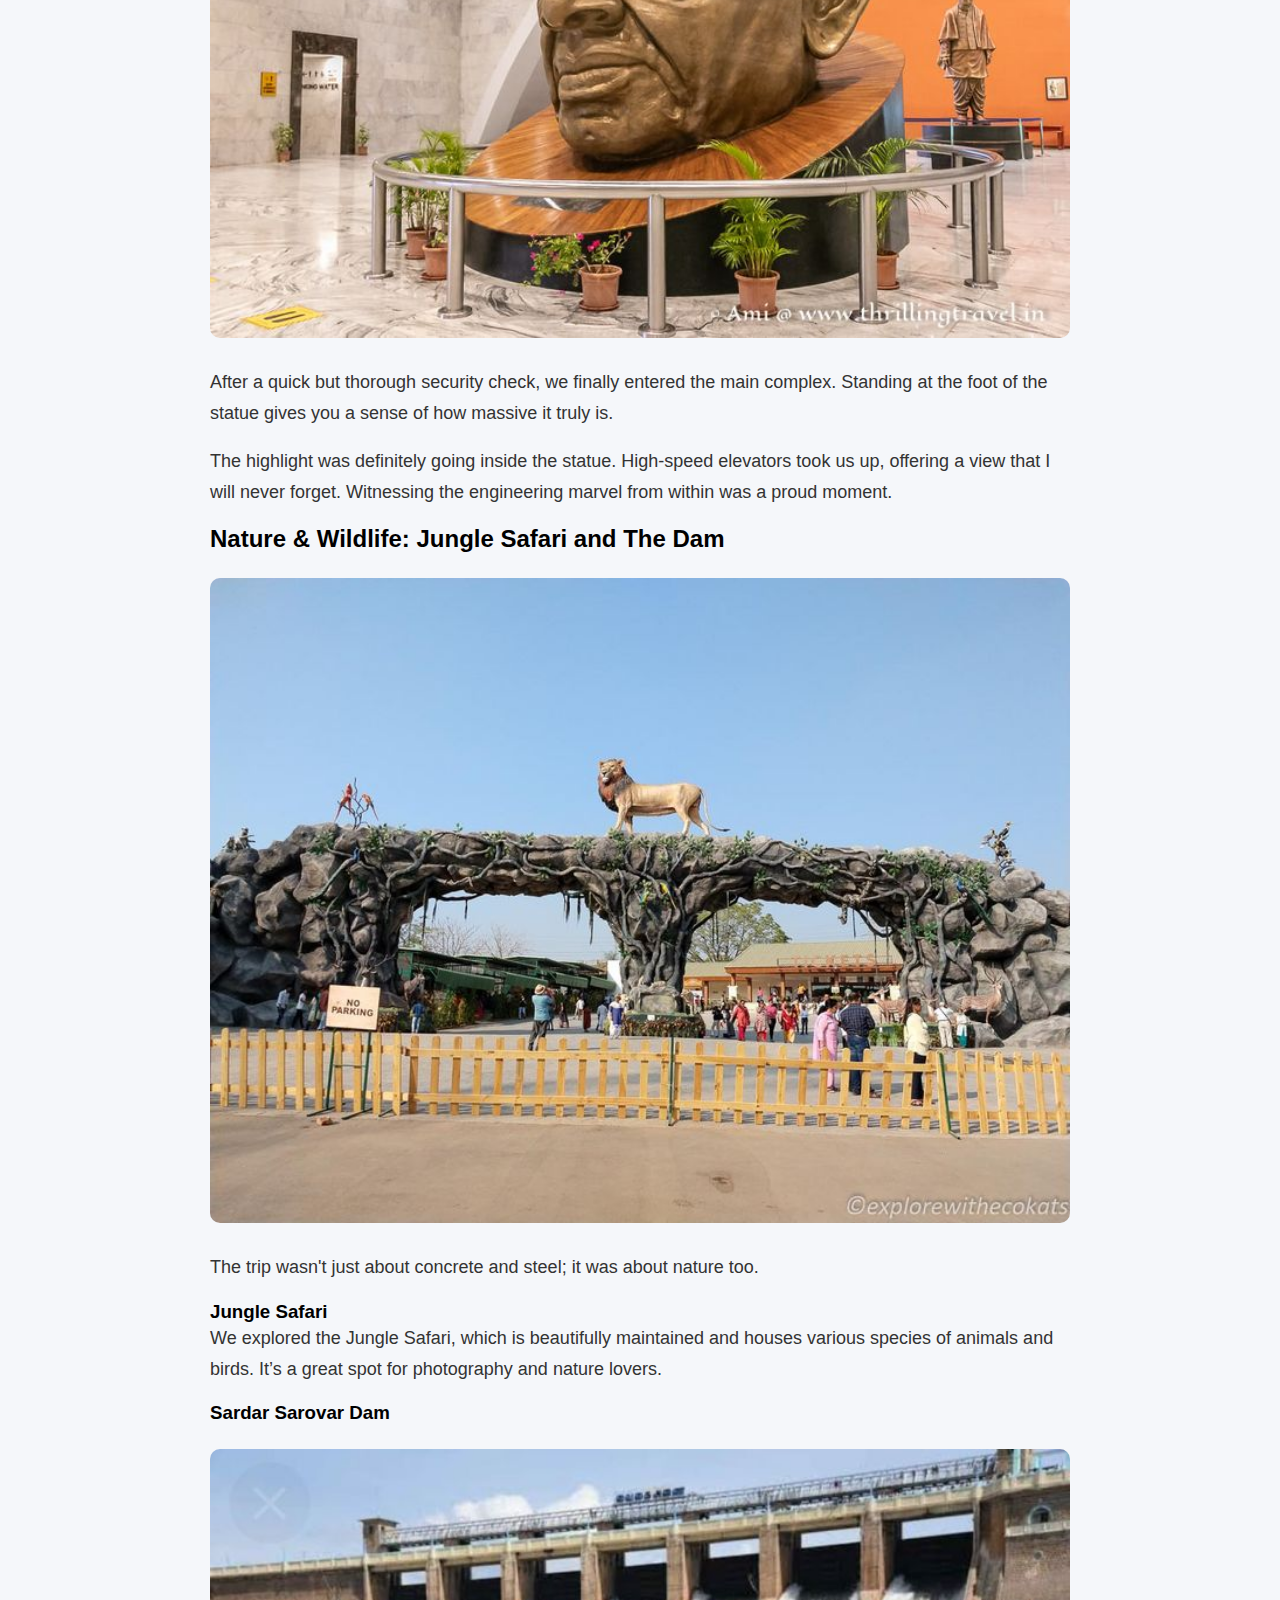
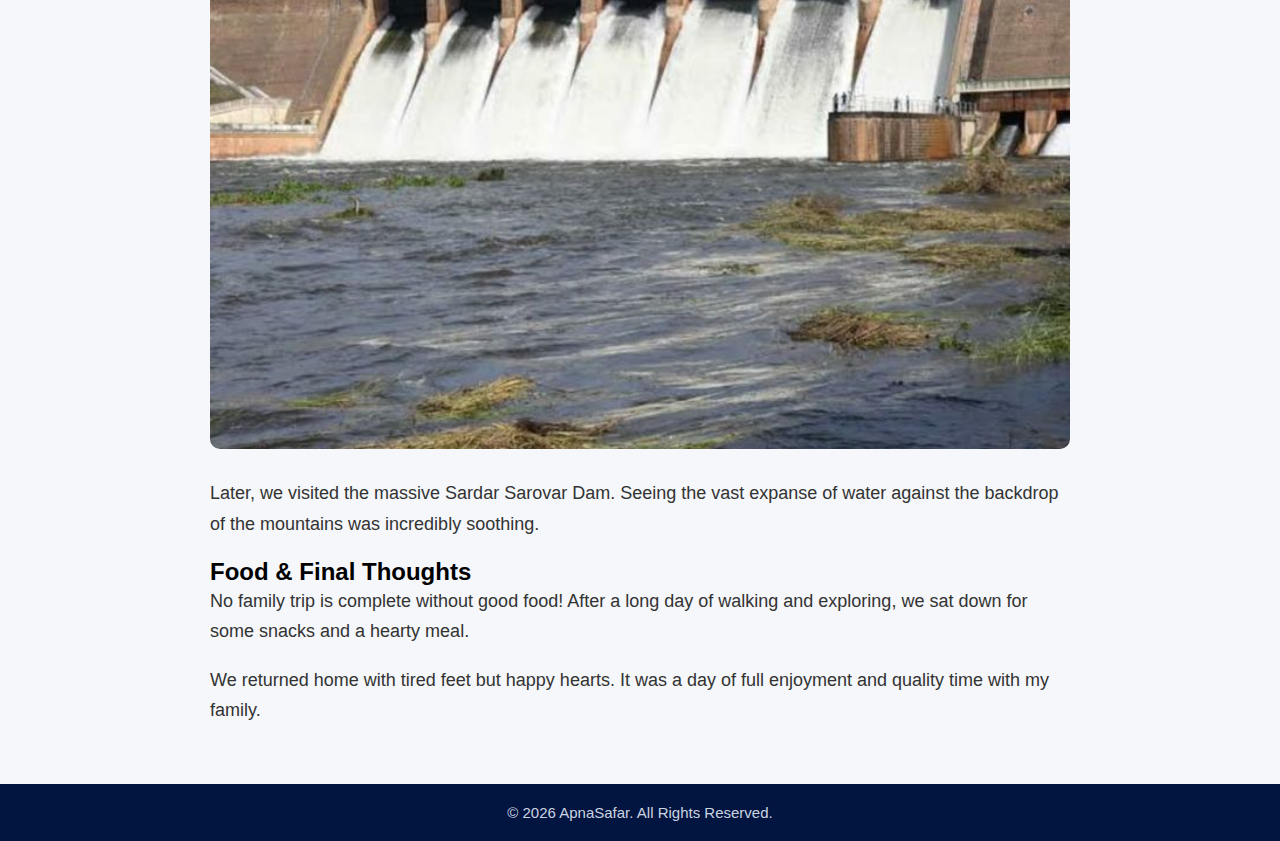
<file: statue_of_unit.html>
<!DOCTYPE html>
<html lang="en">

<head>
    <meta charset="UTF-8">
    <title>ApnaSafar</title>
    <meta name="viewport" content="width=device-width, initial-scale=1.0">
    <link rel="stylesheet" href="css/style.css">
</head>

<body>


    <!-- ================= NAVBAR ================= -->
    <header class="navbar">
        <div class="logo">ApnaSafar</div>
        <nav>
            <a href="index.html">Home</a>
            <a href="Blog.html">Blog</a>
            <a href="about.html">About</a>
            <a href="contact.html">Contact</a>
        </nav>
    </header>
    <!-- Blog Section -->
    <!-- Blog Section -->
    <section class="blog-container">

        <h1>Standing Tall: A Family Road Trip to the Statue of Unity</h1>
        <p class="blog-meta">📍 Kevadia, Gujarat | 👨‍👩‍👧‍👦 Family Trip</p>

        <img src="img/WhatsApp Image 2026-01-23 at 4.09.47 PM (1).jpeg" alt="Statue of Unity View">

        <h2>Introduction</h2>
        <p>
            Visiting the world's tallest statue is an experience in itself, but going there with family makes it even more special. Located just 50 km from my home, the Statue of Unity—a tribute to the Iron Man of India, Sardar Vallabhbhai Patel—was our destination
            for a perfect weekend getaway.
        </p>

        <h2>The Journey: Morning Vibes</h2>
        <p>
            We wanted to beat the rush, so we started our day early. We left home at 6:00 AM sharp. The drive was smooth and enjoyable. Since we took our own car, we had the freedom to enjoy the journey at our own pace. The cool morning breeze and the excitement
            of the trip set the perfect mood.
        </p>

        <h2>Arrival & Seamless Connectivity</h2>
        <p>
            Upon reaching Kevadia, we parked our car in the designated parking zone. Private vehicles are restricted beyond a certain point to manage traffic and pollution, so we switched to the facility's bus service.
        </p>
        <p><strong>Tip:</strong> Buying entry passes at the gate is easy, but reaching early helps avoid long queues.</p>

        <h2>The Main Attraction: Inside the Giant</h2>
        <img src="img/unity2.jpeg" alt="Inside Statue of Unity">
        <p>
            After a quick but thorough security check, we finally entered the main complex. Standing at the foot of the statue gives you a sense of how massive it truly is.
        </p>
        <p>
            The highlight was definitely going inside the statue. High-speed elevators took us up, offering a view that I will never forget. Witnessing the engineering marvel from within was a proud moment.
        </p>

        <h2>Nature & Wildlife: Jungle Safari and The Dam</h2>
        <img src="img/unity3.jpeg" alt="Jungle Safari">
        <p>
            The trip wasn't just about concrete and steel; it was about nature too.
        </p>
        <h3>Jungle Safari</h3>
        <p>
            We explored the Jungle Safari, which is beautifully maintained and houses various species of animals and birds. It’s a great spot for photography and nature lovers.
        </p>
        <h3>Sardar Sarovar Dam</h3>
        <img src="img/unity1.jpeg" alt="Sardar Sarovar Dam">
        <p>
            Later, we visited the massive Sardar Sarovar Dam. Seeing the vast expanse of water against the backdrop of the mountains was incredibly soothing.
        </p>

        <h2>Food & Final Thoughts</h2>
        <p>
            No family trip is complete without good food! After a long day of walking and exploring, we sat down for some snacks and a hearty meal.
        </p>
        <p>
            We returned home with tired feet but happy hearts. It was a day of full enjoyment and quality time with my family.
        </p>

    </section>








    <footer>
        © 2026 ApnaSafar. All Rights Reserved.
    </footer>
</file>
<file: css/style.css>
* {
        margin: 0;
        padding: 0;
        box-sizing: border-box;
        font-family: 'Segoe UI', sans-serif;
    }

    body {
        background: #f5f7fa;
        display: flex;
        flex-direction: column;
        min-height: 100vh;
    }

    /* NAVBAR */

    .navbar {
        background: #0b1c2d;
        color: white;
        padding: 15px 50px;
        display: flex;
        justify-content: space-between;
        align-items: center;
    }

    .navbar a {
        color: white;
        margin-left: 25px;

        text-decoration: none;
        font-weight: 500;
        font-size: 24px;
    }

    .navbar a.active,
    .navbar a:hover {
        color: orange;
    }

    .logo {
        font-size: 35px;
        font-weight: bold;
    }

    /* HERO */

    .hero {
        background: linear-gradient(rgba(0, 0, 0, .6), rgba(0, 0, 0, .6)), url("/img/Hero.jpeg") center/cover;
        height: 60vh;
        display: flex;
        align-items: center;
        justify-content: center;
    }

    .hero-content {
        color: white;
        text-align: center;
    }

    .hero h1 {
        font-size: 48px;
        margin-bottom: 10px;
    }

    .hero p {
        font-size: 18px;
        margin-bottom: 25px;
    }

    .btn {
        background: orange;
        padding: 14px 28px;
        text-decoration: none;
        color: black;
        font-weight: bold;
        border-radius: 30px;
    }

    /* FEATURES */

    .features {
        display: flex;
        justify-content: space-around;
        padding: 60px 40px;
        background: white;
    }

    .feature-box {
        width: 30%;
        text-align: center;
    }

    .feature-box h3 {
        margin-bottom: 10px;
    }







    /* LATEST BLOGS */

    .latest {
        padding: 60px 40px;
        text-align: center;
    }

    .latest h2 {
        margin-bottom: 30px;
        font-size: 32px;
    }

    .cards {
        display: flex;
        justify-content: center;
        gap: 25px;
    }

    .card {
        background: white;
        width: 300px;
        border-radius: 10px;
        box-shadow: 0 8px 20px rgba(0, 0, 0, 0.1);
        overflow: hidden;
    }

    .card img {
        width: 100%;
        height: 200px;
        object-fit: cover;
    }

    .card h3 {
        margin: 15px;
    }

    .card p {
        margin: 0 15px 15px;
        color: #555;
    }

    .card a {
        display: inline-block;
        margin-bottom: 15px;
        color: orange;
        font-weight: bold;
        text-decoration: none;
    }


    /* blog option cliek BLOG LIST  */

    .blog-section {
        max-width: 950px;
        margin: 90px auto;
        padding: 0 20px;
    }

    .blog-title {
        font-size: 44px;
        margin-bottom: 40px;
        color: #0f172a;
    }

    .blog-item {
        display: flex;
        align-items: center;
        gap: 25px;
        padding-bottom: 25px;
        margin-bottom: 30px;
        border-bottom: 1px solid #d1d5db;
        text-decoration: none;
        color: #1f2933;
        transition: 0.3s;
    }

    .blog-item img {
        width: 150px;
        height: 95px;
        object-fit: cover;
        border-radius: 12px;
        transition: 0.3s;
    }

    .blog-content h3 {
        font-size: 24px;
        margin-bottom: 8px;
    }

    .blog-content span {
        font-size: 16px;
        color: #6b7280;
    }

    /* HOVER EFFECT */

    .blog-item:hover h3 {
        color: orange;
        /* teal hover */
    }

    .blog-item:hover img {
        transform: scale(1.06);
    }

    /* About Page */

    .about-container {
        max-width: 900px;
        margin: 60px auto;
        padding: 0 20px;
    }

    .about-container h1 {
        font-size: 36px;
        margin-bottom: 20px;
    }

    .about-container p {
        font-size: 20px;
        line-height: 1.7;
        margin-bottom: 18px;
        color: #333;
    }

    .about-sign {
        font-weight: bold;
        margin-top: 30px;
    }


    /*Blog*/

    .blog-container {
        max-width: 900px;
        margin: 40px auto;
        padding: 0 20px;
    }

    .blog-container h1 {
        font-size: 36px;
        margin-bottom: 10px;
    }

    .blog-meta {
        color: #777;
        margin-bottom: 20px;
    }

    .blog-container img {
        width: 100%;
        border-radius: 10px;
        margin: 25px 0;
    }

    .blog-container p {
        font-size: 18px;
        line-height: 1.7;
        margin-bottom: 18px;
        color: #333;
    }

    /*  Contact */

    .contact {
        max-width: 1100px;
        margin: 80px auto;
        padding: 0 20px;
    }

    .contact h1 {
        font-size: 40px;
        margin-bottom: 15px;
    }

    .contact p {
        font-size: 18px;
        margin-bottom: 40px;
        color: #555;
    }

    .contact-box {
        display: flex;
        gap: 50px;
        background: white;
        padding: 40px;
        border-radius: 10px;
        box-shadow: 0 8px 20px rgba(0, 0, 0, 0.1);
    }

    .contact form {
        flex: 1;
        display: flex;
        flex-direction: column;
    }

    .contact form input,
    .contact form textarea {
        padding: 16px;
        margin-bottom: 12px;
        border: 1px solid #ccc;
        border-radius: 6px;
        font-size: 18px;
    }

    .contact form textarea {
        height: 180px;
        resize: none;
    }

    .contact form button {
        background: orange;
        border: none;
        padding: 12px;
        font-size: 16px;
        font-weight: bold;
        cursor: pointer;
        border-radius: 6px;
    }

    .contact-info {
        flex: 1;
    }

    .contact-info h3 {
        margin-bottom: 10px;
    }

    /*  BLOG LIST  */

    .blog-list {
        max-width: 1100px;
        margin: 60px auto;
        padding: 0 20px;
    }

    .blog-item {
        display: flex;
        margin-bottom: 50px;
        align-items: stretch;
    }

    /* Date Box */

    .blog-date {
        background: #0b1c2d;
        color: #fff;
        width: 90px;
        text-align: center;
        padding: 15px 10px;
        font-weight: bold;
    }

    .blog-date span {
        font-size: 26px;
        display: block;
    }

    .blog-date small {
        font-size: 13px;
    }

    /* Blog Card */

    .blog-content {
        background: #fff;
        display: flex;
        gap: 30px;
        padding: 22px;
        border-radius: 4px;
        width: 100%;
        box-shadow: 0 4px 10px rgba(0, 0, 0, 0.08);
    }

    /* Image */

    .blog-content img {
        width: 240px;
        height: 160px;
        object-fit: cover;
        border-radius: 4px;
    }

    /* Text */

    .blog-text h3 {
        margin: 0;
        font-size: 26px;
        color: #222;
    }

    .blog-text p {
        font-size: 16px;
        color: black;
        margin: 8px 0;
    }

    /* Tag */

    .tag {
        display: inline-block;
        background: orange;
        color: black;
        padding: 5px 10px;
        font-size: 14px;
        border-radius: 5px;
        margin: 6px 0;
    }

    /* Button */

    .read-btn {
        display: inline-block;
        margin-top: 8px;
        padding: 8px 16px;
        background: #0b1c2d;
        color: #fff;
        font-size: 13px;
        text-decoration: none;
        border-radius: 3px;
        transition: 0.3s;
    }

    .read-btn:hover {
        background: orange;
        transform: translateY(-2px);
        transition: 0.3s;
    }

    /* Responsive */

    @media (max-width: 768px) {
        .blog-item {
            flex-direction: column;
        }

        .blog-date {
            width: 100%;
        }

        .blog-content {
            flex-direction: column;
        }

        .blog-content img {
            width: 100%;
            height: auto;
        }

        .blog-content:hover {
            box-shadow: 0 10px 25px rgba(0, 0, 0, 0.15);
            transform: translateY(-3px);
            transition: 0.3s;
        }
    }



/*  CLEAN PAGINATION  */
.pagination-clean {
    display: flex;
    justify-content: center;
    align-items: center;
    gap: 35px;
    margin: 50px 0;
    font-family: 'Segoe UI', sans-serif;
}

.pagination-clean a {
    text-decoration: none;
    color: #888;
    font-size: 22px;
    padding-bottom: 6px;
    position: relative;
    transition: color 0.3s ease;
}

.pagination-clean a:hover {
    color: #000;
}

.pagination-clean .page.active {
    color: #000;
    font-weight: 500;
}

.pagination-clean .page.active::after {
    content: "";
    position: absolute;
    left: 0;
    bottom: 0;
    width: 100%;
    height: 2px;
    background-color: #000;
}

.pagination-clean .arrow {
    font-size: 35px;
    font-weight: 400;
    color: #999;
}

.pagination-clean .arrow:hover {
    color: #000;
}


    /*  FOOTER  */

    footer {
        background: #021440;
        color: #cbd5e1;
        text-align: center;
        padding: 20px;
        font-size: 15px;
        margin-top: auto;
    }
</file>
